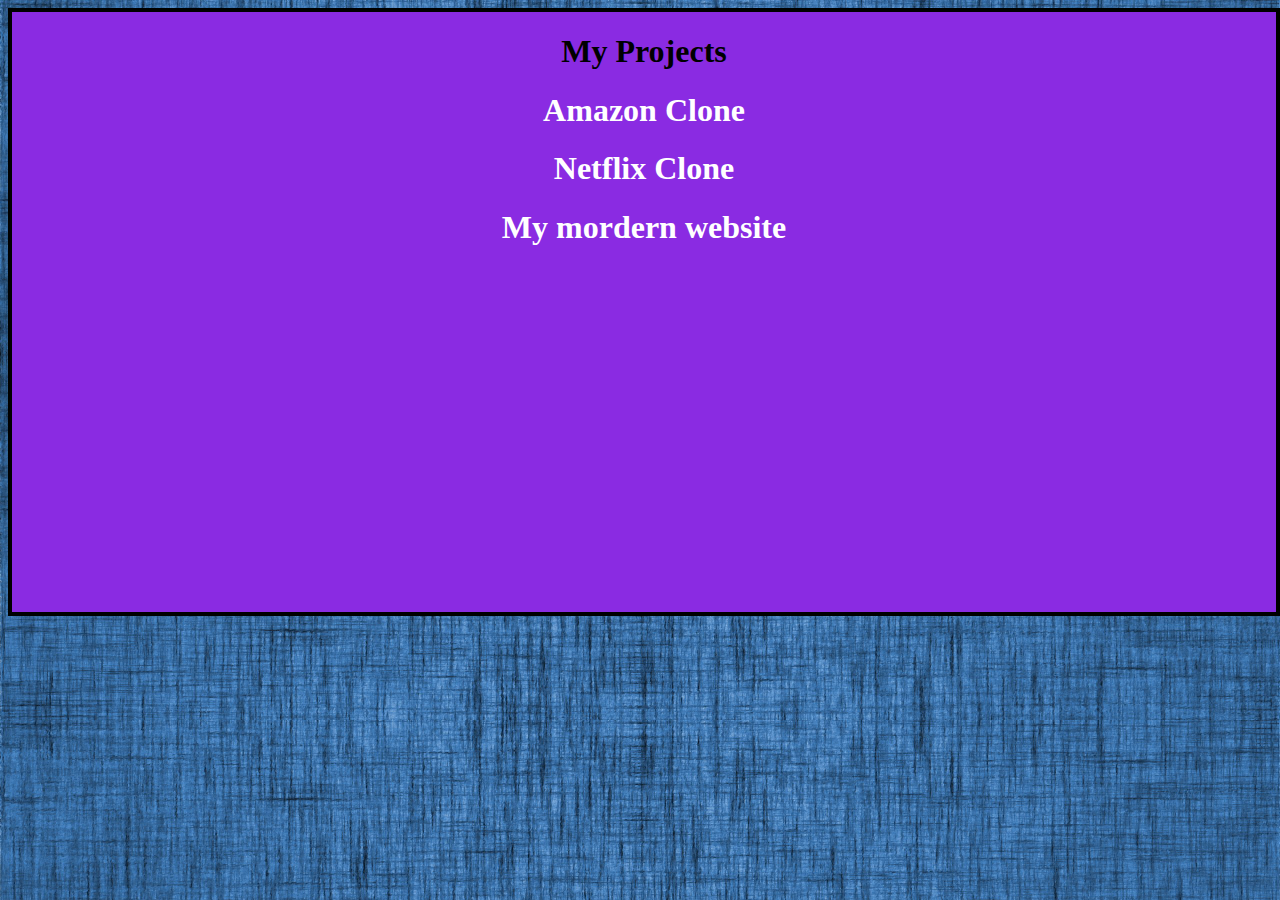
<file: Index.html>
<!DOCTYPE html>
<html lang="en">
<head>
    <meta charset="UTF-8">
    <meta name="viewport" content="width=device-width, initial-scale=1.0">
    <title>MY PROJECTS</title>
    <link rel="stylesheet" href="index.css">
</head>
<body>
    <div class="project">
        <h1>My Projects</h1>
        <h1><a href="AmazonClone.html" target="_blank"> Amazon Clone</a></h1>
        <h1><a href="netflix.html" target="_blank"> Netflix Clone</a></h1>
        <h1><a href="website.html" target="_blank"> My mordern website</a></h1>
    </div>
</body>
</html>
</file>
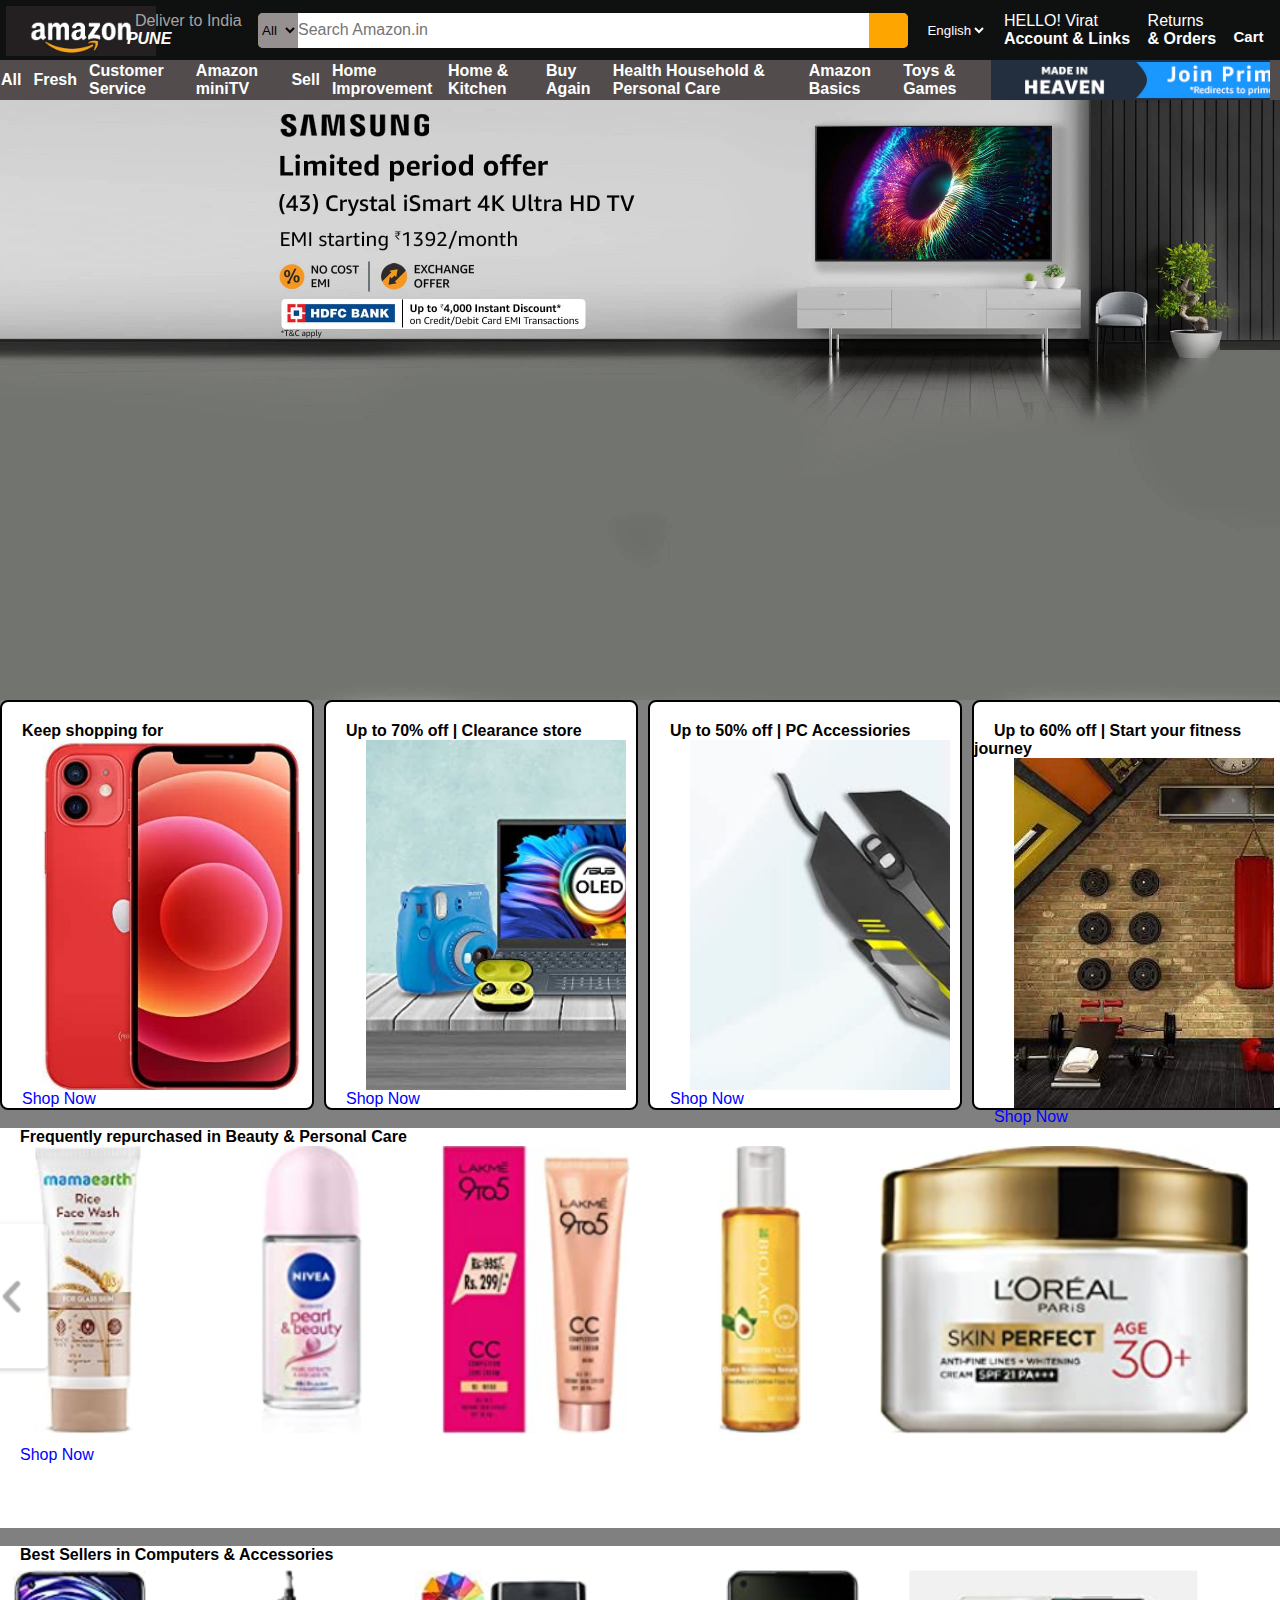
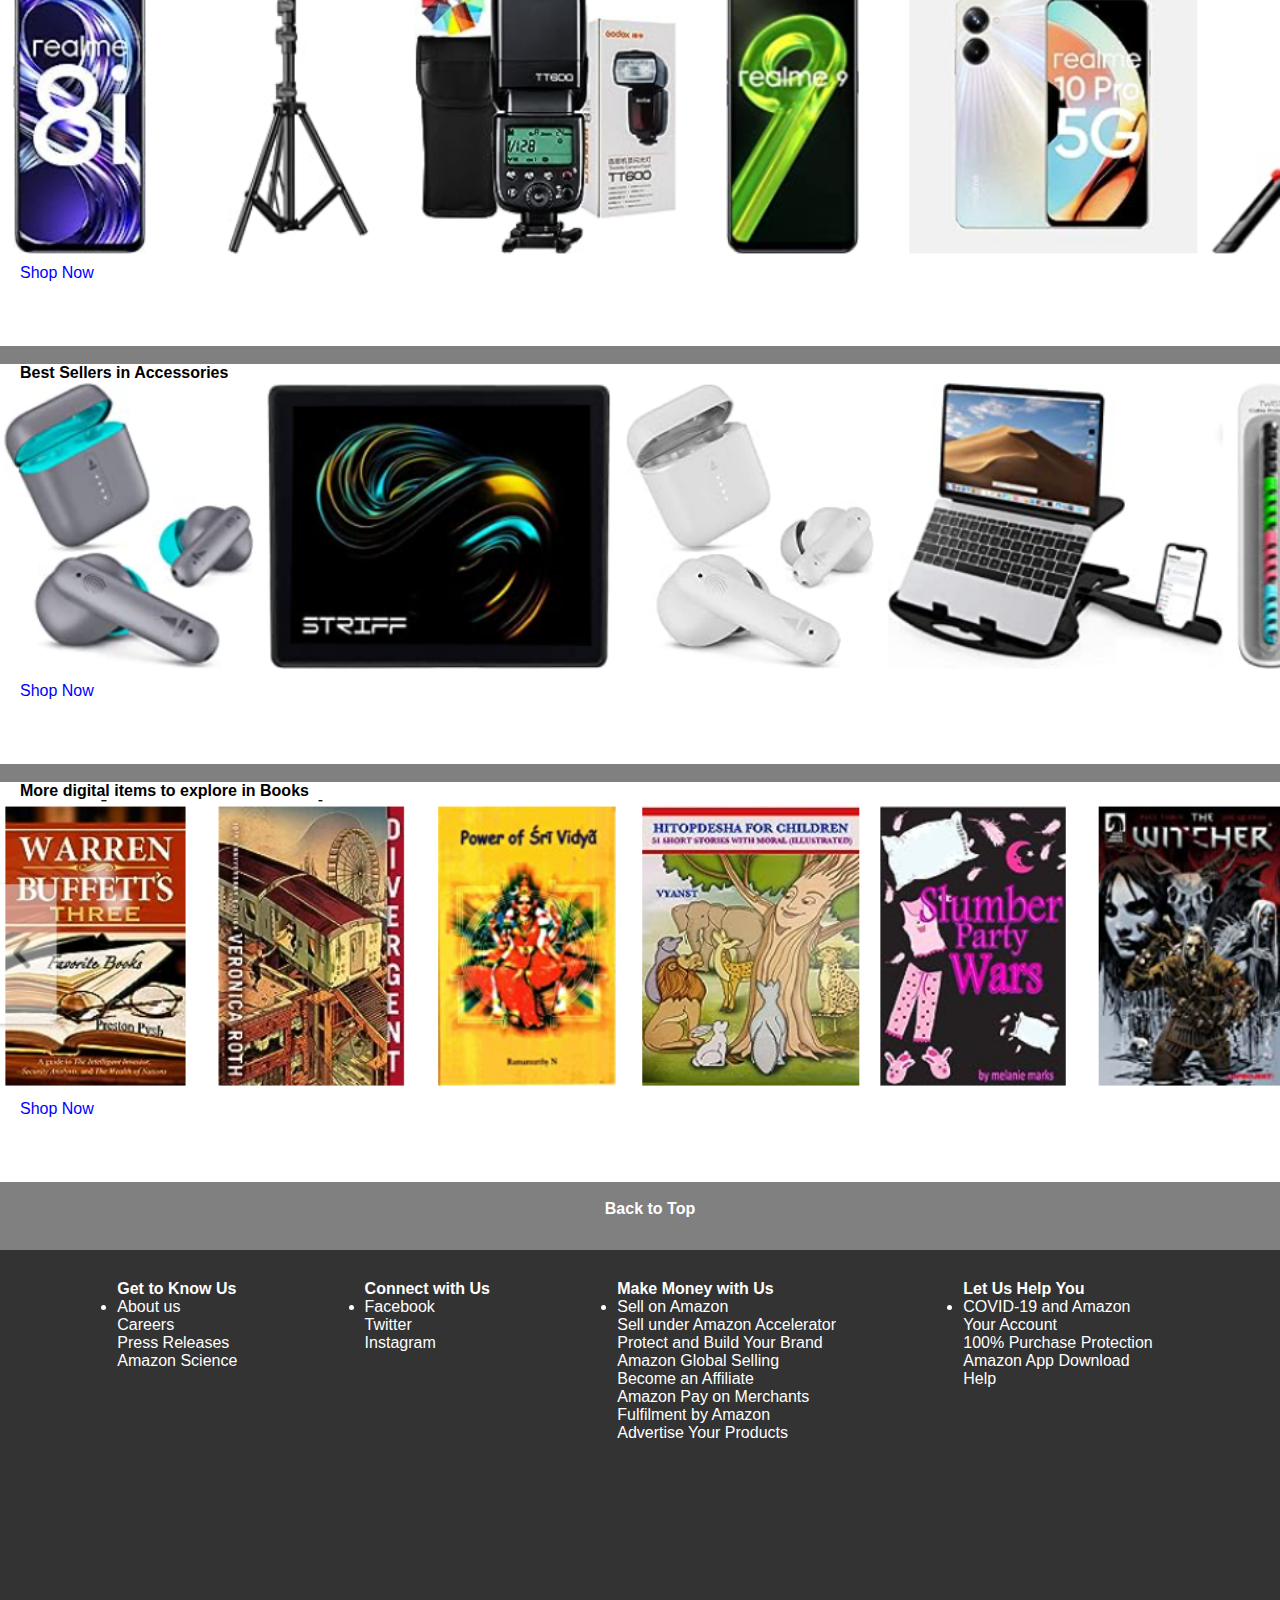
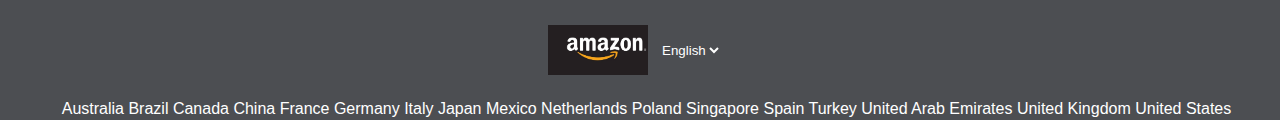
<file: AmazonClone.html>
<!DOCTYPE html>
<html lang="en">
<head>
    <meta charset="UTF-8">
    <meta name="viewport" content="width=device-width, initial-scale=1.0">
    <title>Amazon.in</title>

    <!-- Link CNDJS content delivery network font awsome library -->
    <link rel="stylesheet" href="https://cdnjs.cloudflare.com/ajax/libs/font-awesome/6.4.2/css/all.min.css" 
    integrity="sha512-z3gLpd7yknf1YoNbCzqRKc4qyor8gaKU1qmn+CShxbuBusANI9QpRohGBreCFkKxLhei6S9CQXFEbbKuqLg0DA==" crossorigin="anonymous" referrerpolicy="no-referrer" />
    <link rel="stylesheet" href="AmazonClone.css">

</head>
<body>
    <header>
        <!-- NAV BAR -->
        <div class="navbar">
            <div class="nav-logo border">
                <div class="logo"></div>
            </div>

            <div class="nav-address border">
                <p style="color: #cccc;">Deliver to India</p>

                <div class="address-icon">
                  <i class="fa-solid fa-location-dot"><b class="bold1" style="color: white;">PUNE</b></i>
                </div>
            </div>

            <!-- SEARCHBAR -->
            <div class="nav-search">
                <select class="select-search border">
                    <option>All</option>
                    <option>Amazon fresh</option>
                    <optio>Amazon clothing</optio>
                    <option>Amazon groseries</option>
                    <option>Amazon shoes</option>
                    <option>Amazon tools</option>
                    <option>Amazon opticals</option>
                    <option>Amazon accesseries</option>
                    <option>Amazon Smart-phones</option>
                    <option>Amazon utensiles</option>
                </select>

                <input class="searchbar border" type="search" placeholder="Search Amazon.in">
                <i  class="fa-solid fa-magnifying-glass"  id="search-icon"></i>
            </div>

            <!-- COUNTRY LANGUAGE -->
            <div class="country">
                <i class="fa-solid fa-earth-americas"></i>
                <select class="language border">
                    <option>English</option>
                    <option>हिन्दी</option>
                    <option>मराठी</option>
                    <option>తెలుగు</option>
                    <option>தமிழ்</option>
                    <option>ಕನ್ನಡ</option> 
                    <option>বাংলা</option>
                </select>
            </div>

            <!-- HELLO -->
            <div class="hello border">
                <span class="span1">HELLO! Virat</span>
                <br>
                <span class="span2">Account & Links</span>
            </div>

            <!-- ORDERS -->
            <div class="orders border">
                <span class="span1">Returns</span>
                <br>
                <span class="span2">& Orders</span>
            </div>

            <!-- CART -->
            <div class="cart border">
                <i class="fa-solid fa-cart-arrow-down"></i>
                <span class="span2">Cart</span>
            </div>
        </div>

        <!-- 2ND PANEL -->
        <div class="panel">
            <div class="list border">
                <i class="fa-regular fa-rectangle-list"></i>
                <span class="span2">All</span>
            </div>

            <div class="list border">
                <span class="span2">Fresh</span>
            </div>

            <div class="list border">
                <span class="span2">Customer Service</span>
            </div>

            <div class="list border">
                <span class="span2">Amazon miniTV</span>
            </div>

            <div class="list border">
                <span class="span2">Sell</span>
            </div>

            <div class="list border">
                <span class="span2">Home Improvement</span>
            </div>

            <div class="list border">
                <span class="span2">Home & Kitchen</span>
            </div>

            <div class="list border">
                <span class="span2">Buy Again</span>
            </div>

            <div class="list border">
                <span class="span2">Health Household & Personal Care</span>
            </div>

            <div class="list border">
                <span class="span2">Amazon Basics</span>
            </div>

            <div class="list border">
                <span class="span2">Toys & Games</span>
            </div>
            
            <div class="amazonprime border"></div>
        </div>
    </header>

    <!-- HERO TEMPLETE -->
    <div class="hero"></div>

    <!-- CONTENT SECTION -->
    <div class="content">

        <div class="box1 border box">
            <b class="bold2">Keep shopping for</b>
            <div class="img1"></div>
            <p class="para" style="color: blue;">Shop Now</p>
        </div>

        <div class="box2 border box">
            <b class="bold2">Up to 70% off | Clearance store</b>
            <div class="img2"></div>
            <p class="para" style="color: blue;">Shop Now</p>
        </div>

        <div class="box3 border box">
            <b class="bold2">Up to 50% off | PC Accessiories</b>
            <div class="img3"></div>
            <p class="para" style="color: blue;">Shop Now</p>
        </div>

        <div class="box4 border box">
            <b class="bold2">Up to 60% off | Start your fitness journey</b>
            <div class="img4"></div>
            <p class="para" style="color: blue;">Shop Now</p>
        </div>

        <div class="box5 border box">
            <b class="bold2">Customers's Most-Loved Fashion for you</b>
            <div class="img5"></div>
            <p class="para" style="color: blue;">Shop Now</p>
        </div>
    </div>
    <br>

    <!-- CONTENT 2 -->
    <div class="content2 border" style="background-color: white;">
        <b class="bold2">Frequently repurchased in Beauty & Personal Care</b>
        <div class="img6"></div>
        <p class="para" style="color: blue;">Shop Now</p>
    </div>
    <br>

    <div class="content2 border" style="background-color: white;">
        <b class="bold2">Best Sellers in Computers & Accessories</b>
        <div class="img7"></div>
        <p class="para" style="color: blue;">Shop Now</p>
    </div>
    <br>

    <div class="content2 border" style="background-color: white;">
        <b class="bold2">Best Sellers in Accessories</b>
        <div class="img8"></div>
        <p class="para" style="color: blue;">Shop Now</p>
    </div>
    <br>

    <div class="content2 border" style="background-color: white;">
        <b class="bold2">More digital items to explore in Books</b>
        <div class="img9"></div>
        <p class="para" style="color: blue;">Shop Now</p>
    </div>
    <br>

    <!-- FOOTER 1 -->
     <footer>
        <div class="footer1">
            <b class="bold2">Back to Top</b>
        </div>

        <!-- FOOTER 2 -->
        <div class="footer2">
            <div class="list1 list">
                <b>Get to Know Us</b>
                <li>
                    <ul class="ul">About us</ul>
                    <ul class="ul">Careers</ul>
                    <ul class="ul">Press Releases</ul>
                    <ul class="ul">Amazon Science</ul>
                </li>
            </div>


            <div class="list2 list">
                <b>Connect with Us</b>
                <li>
                    <ul class="ul">Facebook</ul>
                    <ul class="ul">Twitter</ul>
                    <ul class="ul">Instagram</ul>
                </li>
            </div>


            <div class="list3 list">
                <b>Make Money with Us</b>
                <li>
                    <ul class="ul">Sell on Amazon</ul>
                    <ul class="ul">Sell under Amazon Accelerator</ul>
                    <ul class="ul">Protect and Build Your Brand</ul>
                    <ul class="ul">Amazon Global Selling</ul>
                    <ul class="ul">Become an Affiliate</ul>
                    <ul class="ul">Amazon Pay on Merchants</ul>
                    <ul class="ul">Fulfilment by Amazon</ul>
                    <ul class="ul">Advertise Your Products</ul>
                </li>
            </div>


            <div class="list4 list">
                <b>Let Us Help You</b>
                <li>
                    <ul class="ul">COVID-19 and Amazon</ul>
                    <ul class="ul">Your Account</ul>
                    <ul class="ul">100% Purchase Protection</ul>
                    <ul class="ul">Amazon App Download</ul>
                    <ul class="ul">Help</ul>
                </li></div> 
        </div>

           <!-- FOOTER 3 -->
           <div class="footer3">
            <div class="logo2"></div>
            <div class="language2">
                <i class="fa-solid fa-earth-americas"></i>
                <select class="language border">
                    <option>English</option>
                    <option>हिन्दी</option>
                    <option>मराठी</option>
                    <option>తెలుగు</option>
                    <option>தமிழ்</option>
                    <option>ಕನ್ನಡ</option> 
                    <option>বাংলা</option>
                </select>
            </div>
         </div> 
 
         <!-- FOOTER 4 -->
         <div class="footer4">
            <p class="paracountry">Australia
                Brazil
                Canada
                China
                France
                Germany
                Italy
                Japan
                Mexico
                Netherlands
                Poland
                Singapore
                Spain
                Turkey
                United Arab Emirates
                United Kingdom
                United States</p>
         </div>
     </footer>
</body>
</html>
</file>
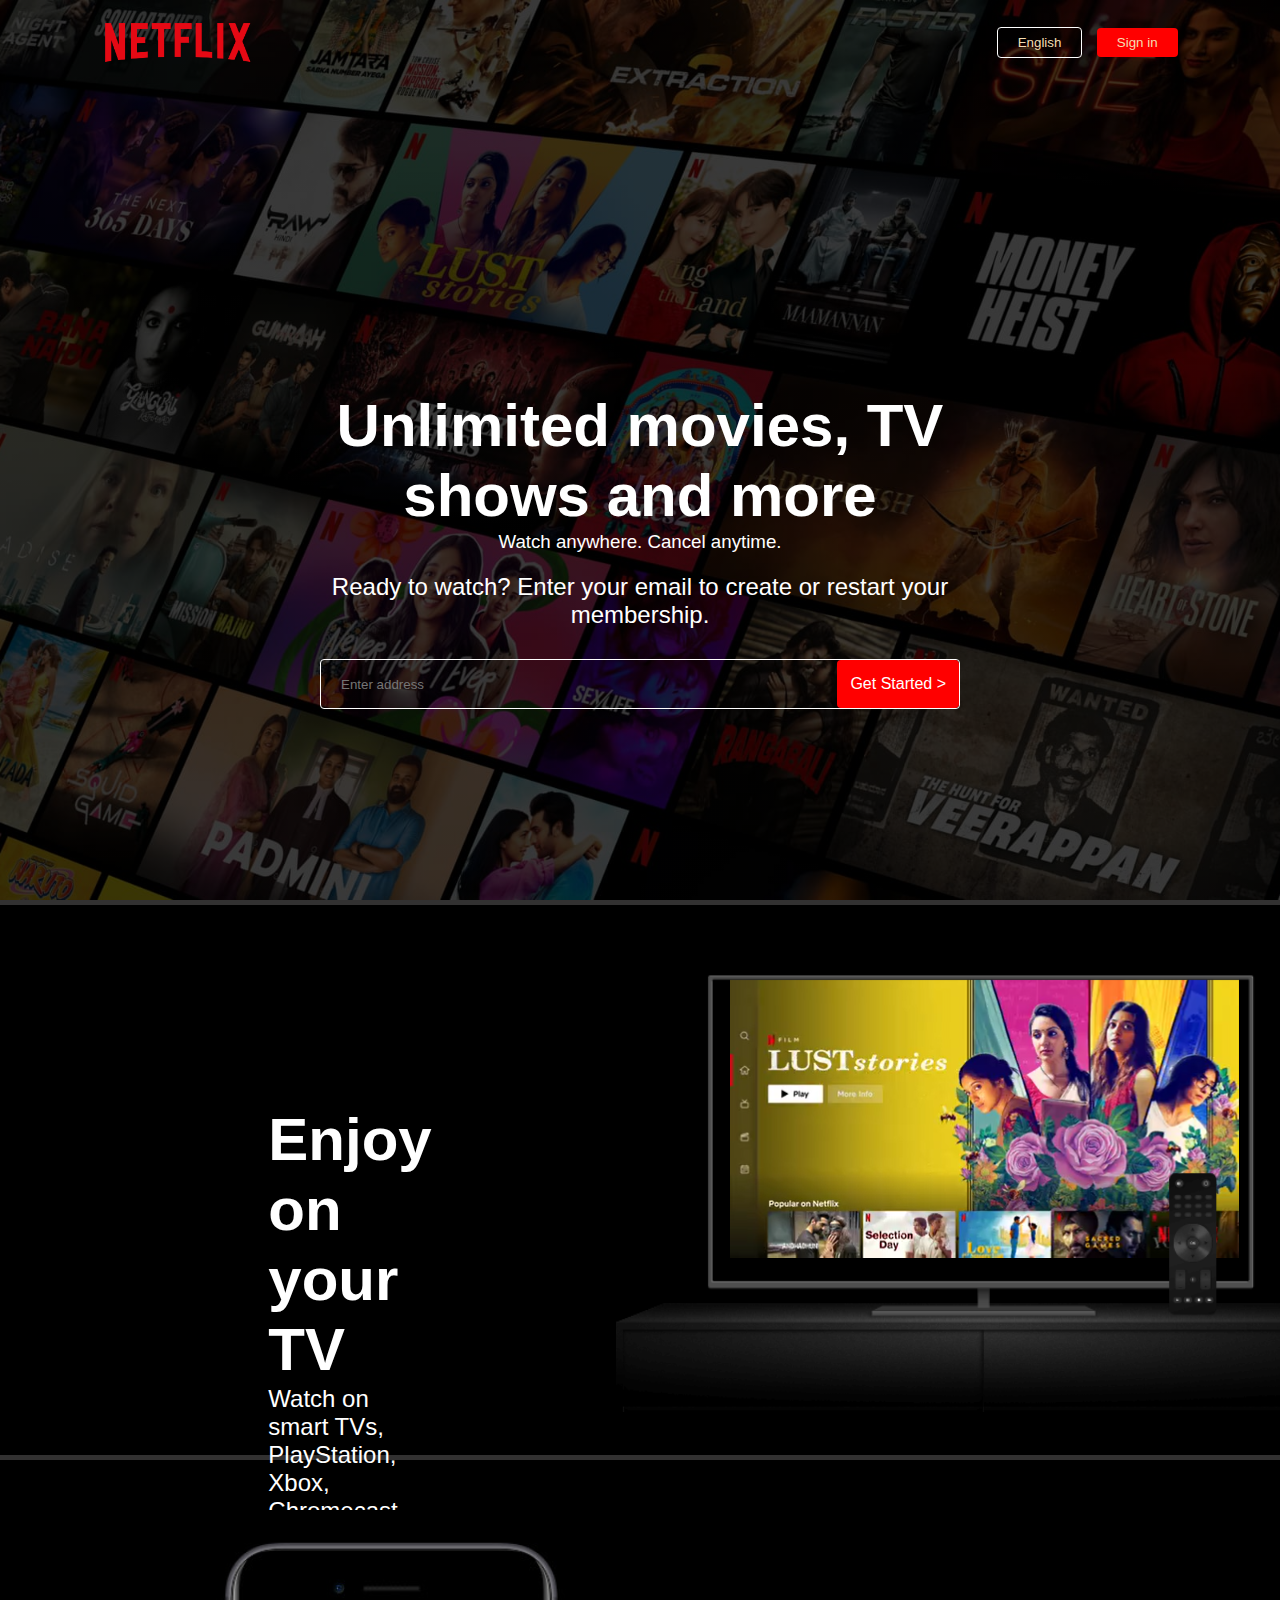
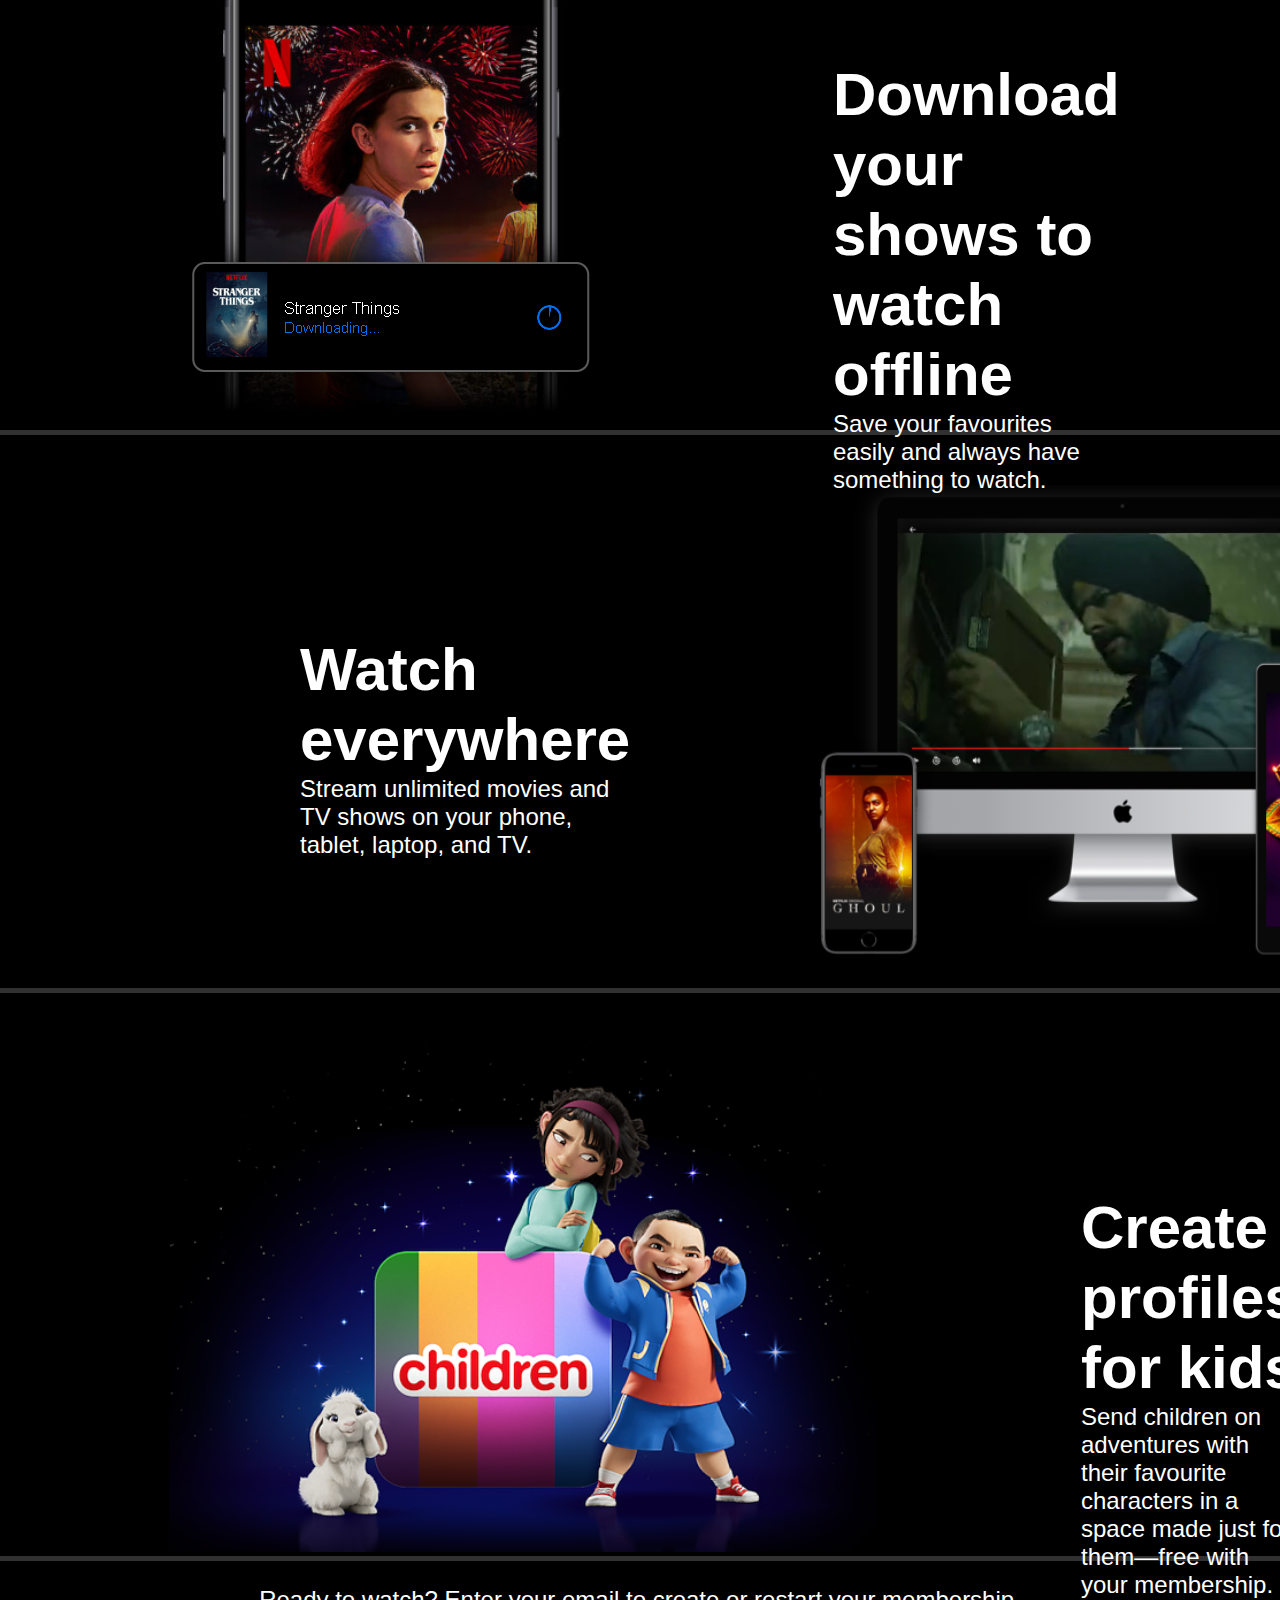
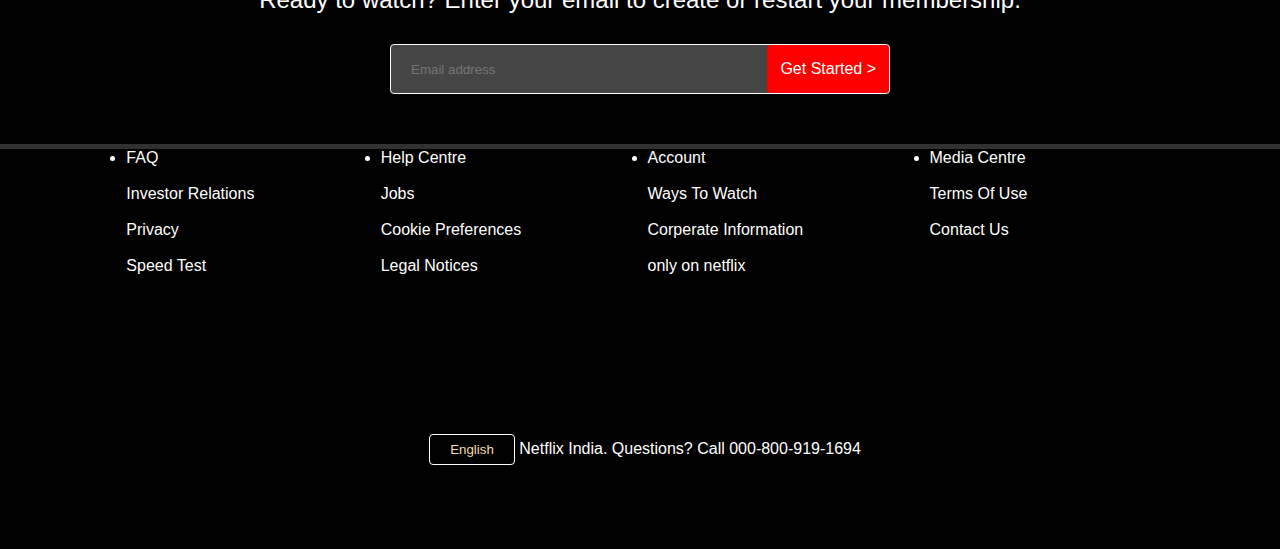
<file: netflix.html>
<!DOCTYPE html>
<html lang="en">
<head>
    <meta charset="UTF-8">
    <meta name="viewport" content="width=device-width, initial-scale=1.0">
    <title>Netflix.in</title>

    <link rel="stylesheet" href="https://cdnjs.cloudflare.com/ajax/libs/font-awesome/6.4.2/css/all.min.css" 
    integrity="sha512-z3gLpd7yknf1YoNbCzqRKc4qyor8gaKU1qmn+CShxbuBusANI9QpRohGBreCFkKxLhei6S9CQXFEbbKuqLg0DA==" 
    crossorigin="anonymous" referrerpolicy="no-referrer" />
    <link rel="stylesheet" href="netflix.css">
</head>
<body>
<div class="header">
    <div class="nav">
      <img src="netflix-logo-png-2564.png" class="logo">
        <div class="language">
          <button style="background-color: transparent; border: 1.5px white solid;">
           <i style="color: white; "class="fa-solid fa-earth-americas"></i>
            English
          </button>
          <button>Sign in</button>
        </div>
    </div>

    <div class="content">
      <h1>Unlimited movies, TV shows and more</h1>
     <h3>Watch anywhere. Cancel anytime.</h3>
     <p>Ready to watch? Enter your email to create or restart your membership.</p>
      <form class="signup">
        <input style="background-color: transparent;"
        class="email" type="email" placeholder="Enter address" required>
        <button class="submit" type="submit" class="getstarted">Get Started > </button>
      </form>
    </div>
</div>

<div class="line"></div>

<div class="features">
    <div class="row">
        <div class="column">
            <h2>Enjoy on your TV</h2>
            <p>Watch on smart TVs, PlayStation, Xbox, Chromecast, Apple TV, Blu-ray players and more.</p>
        </div>
        <div class="img1">
            <img src="img1.png">
        </div>
    </div>
</div>

<div class="line"></div>

<div class="row">
  <div class="img2">
    <img src="img2.png">
  </div>

  <div class="column2">
    <h2>Download your shows to watch offline</h2>
    <p>Save your favourites easily and always have something to watch.</p>
  </div>
</div>

<div class="line"></div>

<div class="row">
    <div class="column3">
        <h2>Watch everywhere</h2>
        <p>Stream unlimited movies and TV shows on your phone, tablet, laptop, and TV.</p>
    </div>

    <div class="img3">
        <img src="img3.png">
    </div>
</div>

<div class="line"></div>

<div class="row">
    <div class="img4">
        <img src="img4.png">
    </div>

    <div class="column4">
        <h2>Create profiles for kids</h2>
        <p>Send children on adventures with their favourite characters in a space made just for them—free with your membership.</p>
    </div>
</div>

<div class="line"></div>

<p class="para">Ready to watch? Enter your email to create or restart your membership.</p>

<div class="footer">
      <div class="footermail">
          <input style="background-color: transparent;" type="mail" required placeholder="Email address">
          <button>Get Started ></button>
      </div>
</div>

</body>

<div class="line"></div>

<footer class="footer1">


  <div class="list1 list">
    <li>
        <ul class="ul">FAQ </ul>
        <br>
        <ul class="ul">Investor Relations</ul>
        <br>
        <ul class="ul">Privacy</ul>
        <br>
        <ul class="ul">Speed Test</ul>
    </li>
</div>

<div class="list2 list">
  <li>
      <ul class="ul">Help Centre</ul>
      <br>
      <ul class="ul">Jobs</ul>
      <br>
      <ul class="ul">Cookie Preferences</ul>
      <br>
      <ul class="ul">Legal Notices</ul>
    </li>
  </div>

  <div class="list3 list">
    <li>
        <ul class="ul">Account</ul>
        <br>
        <ul class="ul">Ways To Watch</ul>
        <br>
        <ul class="ul">Corperate Information</ul>
        <br>
        <ul class="ul">only on netflix</ul>
      </li>
    </div>

    <div class="list4 list">
      <li>
          <ul class="ul">Media Centre</ul>
          <br>
          <ul class="ul">Terms Of Use</ul>
          <br>
          <ul class="ul">Contact Us</ul>
        </li>
      </div> 
      <br>
</footer>

<footer class="footer2">
  <div class="language">
    <button style="background-color: transparent; border: 1.5px white solid;">
     <i style="color: white; "class="fa-solid fa-earth-americas"></i>
      English
    </button>
    <span>Netflix India.</span>
    <span>Questions? Call 000-800-919-1694</span>
</footer>
</html>
</file>
<file: index.css>
body {background-image: url("2560x1440-blue-abstract-noise-free-website-background-image.jpg");
   background-size: cover;}

   .project {height: 600px;
    width: 100%;
    border: 4px black solid;
  background-color: blueviolet;
 text-align: center;}

a {color: white;
  text-decoration: none;}
</file>
<file: AmazonClone.css>
*{margin: 0;
  padding: 0;
  font-family: Arial;
  box-sizing: border-box;}

  body {background-color: grey;}

  /* NAV BAR */

  div{margin-right: 10px;}

  .navbar { height: 60px;
            width: 100%;
          background-color: #0f1111;
         color: white;
         display: flex;
         align-items: center;
        
        display: flex;
        justify-content: space-evenly;}

 .nav-logo {height: 50px;
            width: 100px;}
            
 .logo { height: 50px;
         width: 150px;
         background-image: url("amazon-logo.png");
         background-size:cover;}  

 .border{ border: 1.5px transparent solid;}
 .border:hover {border: 1.5px wheat solid;}  
 
 .nav-address {color: white;}

 p {margin-left: 13px;}
 .bold1 {margin-left: 5px;}
 option{text-align: left;
        color: black;}

 .nav-search { display: flex;
               height:35px;
               width: 650px;
            background-color: orange;
            border-radius: 5px;
             display: flex;
            justify-content: space-evenly;}

 .nav-search:hover {border: 1px solid orange;}       


 .select-search { background-color: #979090;
                  height: 35px;
                  width: 40px;
                  border-top-left-radius: 5px;
                  border-bottom-left-radius: 5px;
                  border: none;
                text-align: center;}



 .searchbar {background-color: white;
             width: 100%;
             font-size: medium;
             border: none;}

#search-icon {background-color: orange;
              width: 45px;
              color: black;
              
              display: flex;
              justify-content: center;
              align-items: center;

             border-top-right-radius: 5px;
             border-bottom-right-radius: 5px;}             

.language {background-color: transparent;
            color: white;
          border: none;}


 .span1 {font-size: medium;}  
 .span2 {font-weight: 700;} 

 .cart i {font-size: 35px;}
 .cart {font-size: 15px;}



 /* PANEL */

 .panel {height: 40px;
         width: 100%;
        background-color: rgb(82, 76, 76);
    
        display: flex;
      justify-content: space-evenly;
       align-items: center;}

.list {color: white;}       

.amazonprime {height: 40px;
              width: 400px;
             background-image: url("amazon.prime.jpg");
               background-size: cover;}


/* HERO TEMPLETE */

.hero {height: 600px;
     width: 100%;
      background-image: url("samsungDesktopHeroTemplate_3000x1200._CB598123269_.jpg");
      background-size: cover;
    
    display: flex;
    justify-content: center;
     align-items: center;}


     /* CONTENT SECTION */

     .content{ display: flex;
               justify-content: space-evenly;
              align-items: center;
              border: none;}

     .box {height:410px;
           width:350px;
           border: 2px black solid;
           border-radius: 8px;
           background-color: white;
        
           padding: 20px 0px 15px;}

     

  .img1 {height: 350px;
         width: 260px;
        background-image: url("iphone.jpg");
        background-size: cover;
        margin-left: 40px;}

  .img2 {height: 350px;
          width: 260px;
         background-image: url("laptop.jpg");
         background-size: cover;
         margin-left: 40px;}
 
  .img3 {height: 350px;
          width: 260px;
         background-image: url("mouse.jpg");
         background-size: cover;
         margin-left: 40px;}

  .img4 {height: 350px;
          width: 260px;
         background-image: url("gym.jpg");
         background-size: cover;
         margin-left: 40px;}
   
  .img5 {height: 350px;
          width: 260px;
         background-image: url("shoes.jpg");
         background-size: cover;
         margin-left: 40px;}
   
.bold2 {margin-left: 20px;
        font-weight: 700;}
.para {margin-left: 20px;
       font-weight: 500;}    
       
       
       /* CONTENT 2 */
  .content2 {height: 400px;
             width: 100%;
            border: none;
           background-color: gray;}     

  .img6 {height: 300px;
         width: 100%;
        background-image: url("cosmetics.png");
        background-size: cover;}         

   .img7 {height: 300px;
          width: 100%;
         background-image: url("Electronics.png");
         background-size: cover;}
         
   .img8 {height: 300px;
          width: 100%;
         background-image: url("accessories.png");
         background-size: cover;}   

   .img9 {height: 300px;
          width: 100%;
         background-image: url("books.png");
         background-size: cover;} 
         

         /*FOOTER 1  */

    .footer1 {height: 50px;
              width: 100%;
            background-color: grey;
           color: white;
          text-align: center;}

           /*FOOTER 2  */
 .footer2 {height: 350px;
           width: 100%;
          background-color: #333333;
        
        display: flex;
      justify-content: space-evenly;
      align-items: baseline;}

 .list { padding-block: 30px;}     

 .ul:hover {text-decoration: underline;}   
 
 
 /* FOOTER 3 */

 .footer3 {height: 100px;
      width: 100%;
      background-color: #4C4E52;
      display: flex;
      justify-content: center;
     align-items: center;}

.logo2 {height: 50px;
       width: 100px;
      background-image: url("amazon-logo.png");
      background-size: cover;}
  
.language2 {background-color: transparent;
            color: white;
          border: none;} 
          
          /* FOOTER 4 */
   .footer4 {height: 20px;
         width: 100%;
        background-color:#4C4E52;
       text-align: center;} 

  .paracountry {color: white;}
</file>
<file: netflix.css>
@import url('https://fonts.googleapis.com/css2?family=Poppins:wght@400;700&family=Roboto:wght@400;700&display=swap');


* {padding: 0;
   margin: 0;
  box-sizing: border-box;}  
  
  body { font-family: sans-serif;
       background-color: black;
     color: white;}

  .header {height: 100vh;
        width: 100%;
       background-image: linear-gradient(rgba(0,0,0,0.7), rgba(0,0,0,0.7)), url("background netflix.jpg");
        background-size: cover;
       background-position: center;
       padding: 10px 8%;
       position: relative;}   

  .logo {cursor: pointer;
        width: 150px;}

  .nav {display: flex;
       align-items: center;
       justify-content: space-between;
      padding: 10px 0;}     

 .border:hover {border: 1px white solid;}  
 
 button{ border: 0;
        outline: 0;
       background-color: red;
       color: wheat;
      padding: 7px 20px;
     border-radius: 4px;
     margin-left: 10px;
    cursor: pointer;}

.content {position:absolute;
         top: 50%;
        left:50%;
        transform: translate(-50%, -50%);
       text-align: center;
        margin-top: 100px;}
    
 .content h1 {font-size:60px;
             line-height: 70px;
             font-weight:600;
            max-width: 650px;} 
            
 .content h3 {font-weight: 400;
              margin-bottom: 20px;}
            
  .signup {background:transparent;
           border: white solid 1.5px;
           border-radius: 4px;
          display: flex;
          align-items: center;
          margin-top: 30px;
          overflow: hidden;}
          
 .signup input{ flex: 1;
             border: none;
            outline: 0;
           margin-left: 20px;}
           
 .signup button{background-color: red;
                border: 0;
                outline: 0;
                color: white;
                font-size: 16px;
                cursor: pointer;
               padding: 15px 13px;}          

.line {height: 5px;
       width: 100%;
       background: rgb(50, 49, 49);}

 .features {height: 550px;
            width: 100%;}

.row {display: flex;
       display: inline flex;
       margin-top: 50px;
      margin-left: 450px;
   margin-right: 100px;}

  
 .column h2 {font-size:60px;
             line-height: 70px;
             font-weight:600;
            max-width: 650px;} 
            
   p {font-size: x-large;}  
 
 .column {display: block;
      flex-basis: 50%;
       margin-bottom: 20px;
       position: relative;
       right: 20%;
       top: 150px;}

       .img2 {position: relative;
            right: 300px;}

.column2 h2 {font-size:60px;
             line-height: 70px;
             font-weight:600;
            max-width: 650px;}
            
   .column2 {position: relative;
          top: 150px;
           right: 100px;} 


  .column3 h2 {font-size:60px;
             line-height: 70px;
             font-weight:600;
            max-width: 650px;}  
        
  .column3 {position: relative;
            top: 150px;
            right: 150px;} 
            
            
    .img4 {position: relative;
          right: 300px;}
       
          
    .column4 h2 {font-size:60px;
             line-height: 70px;
             font-weight:600;
            max-width: 650px;} 
            
     .column4 {position: relative;
               top: 150px;
               right: 100px;}  
               
    .footer {display: flex;
              justify-content: center;
               align-items: center;}           
          
 .footermail {background:rgb(70, 69, 69);
            border: white solid 1.5px;
            border-radius: 4px;
           display: flex;
           align-items: center;
           margin-top: 30px;
           overflow: hidden;
            width: 500px;
         margin-bottom: 50px;}
           
  .footermail input{ flex: 1;
              border: none;
             outline: 0;
            margin-left: 20px;}
            
  .footermail button{background-color: red;
                 border: 0;
                 outline: 0;
                 color: white;
                 font-size: 16px;
                 cursor: pointer;
                padding: 15px 13px;}


  .para {text-align: center;
         padding-top: 25px;}              

.footer1 {display: flex;
          justify-content: space-evenly;
         align-items: start;
        width: 100%;
        height: 200px;}

.ul:hover, span:hover{ text-decoration: underline;
                       cursor: pointer;}         

.footer2 {display: flex;
           justify-content: space-evenly;
        align-items: center;
          width: 100%;
         height: 200px;}
</file>
